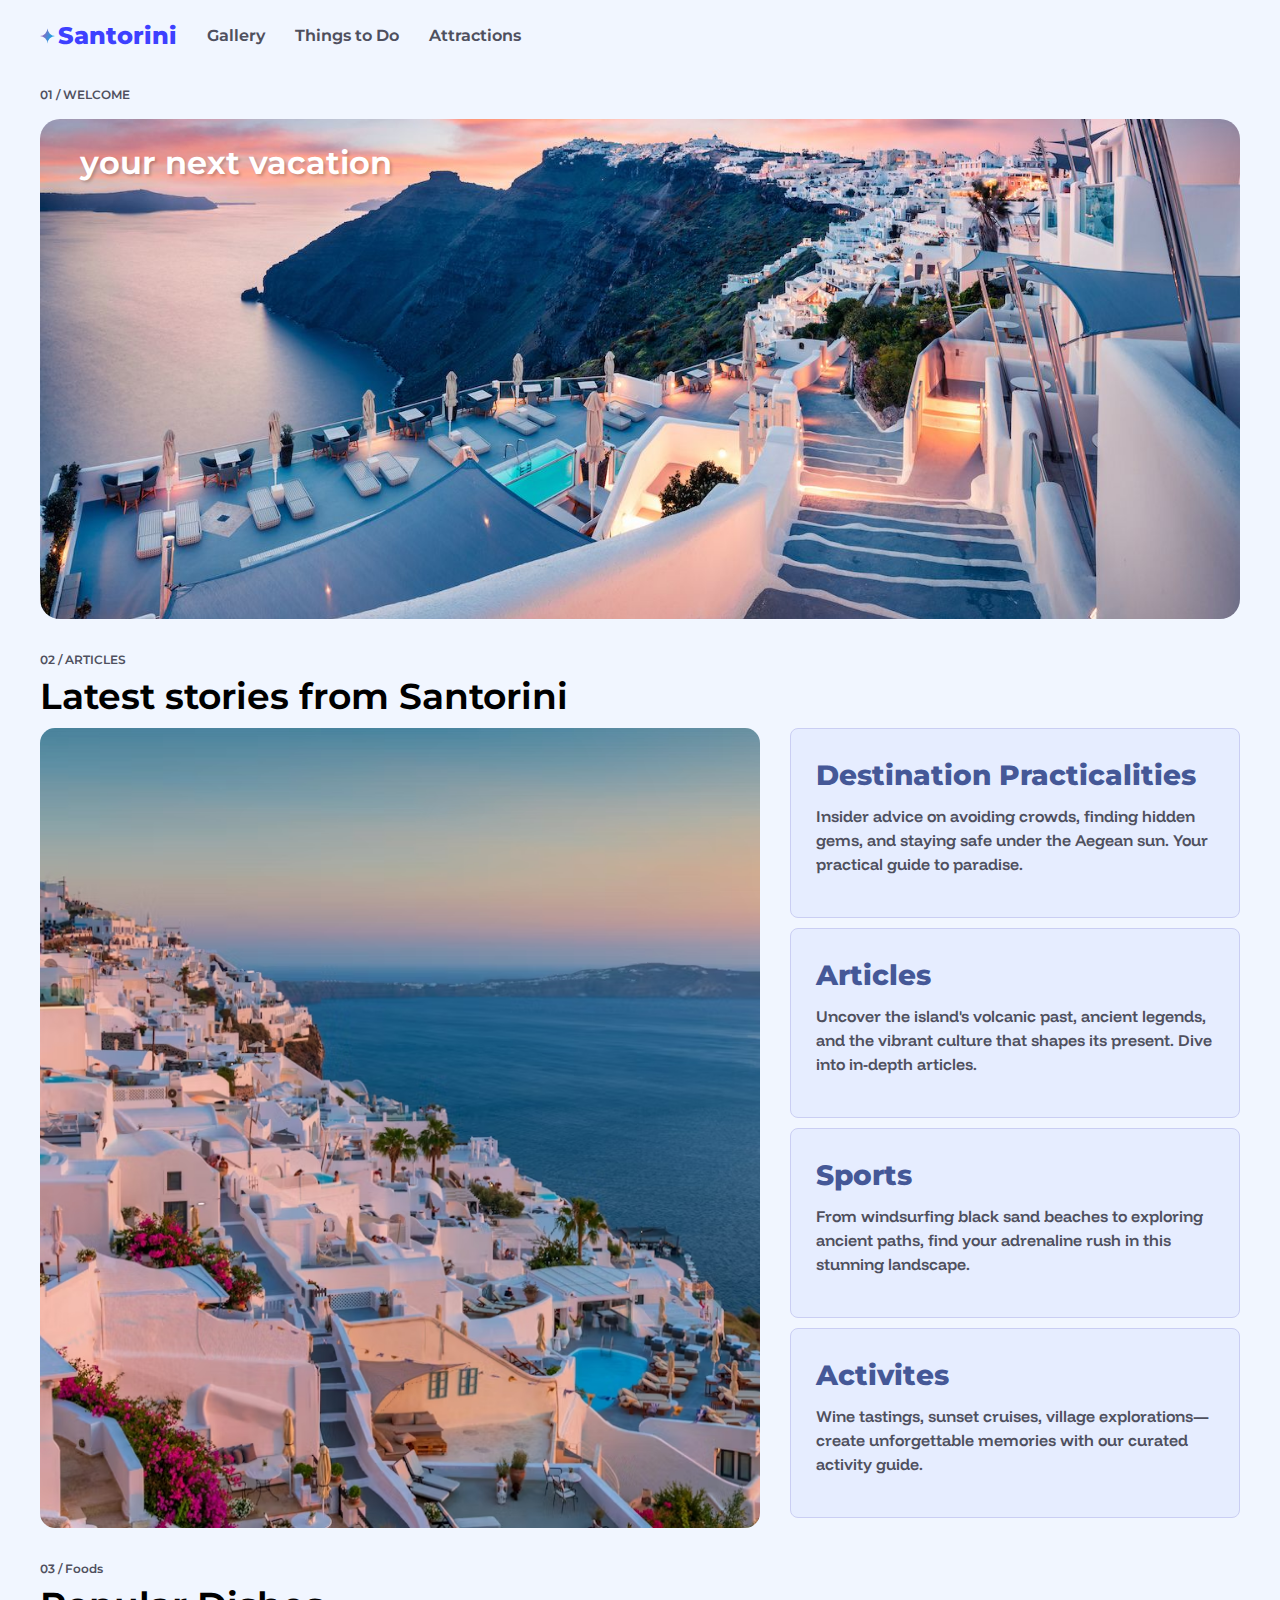
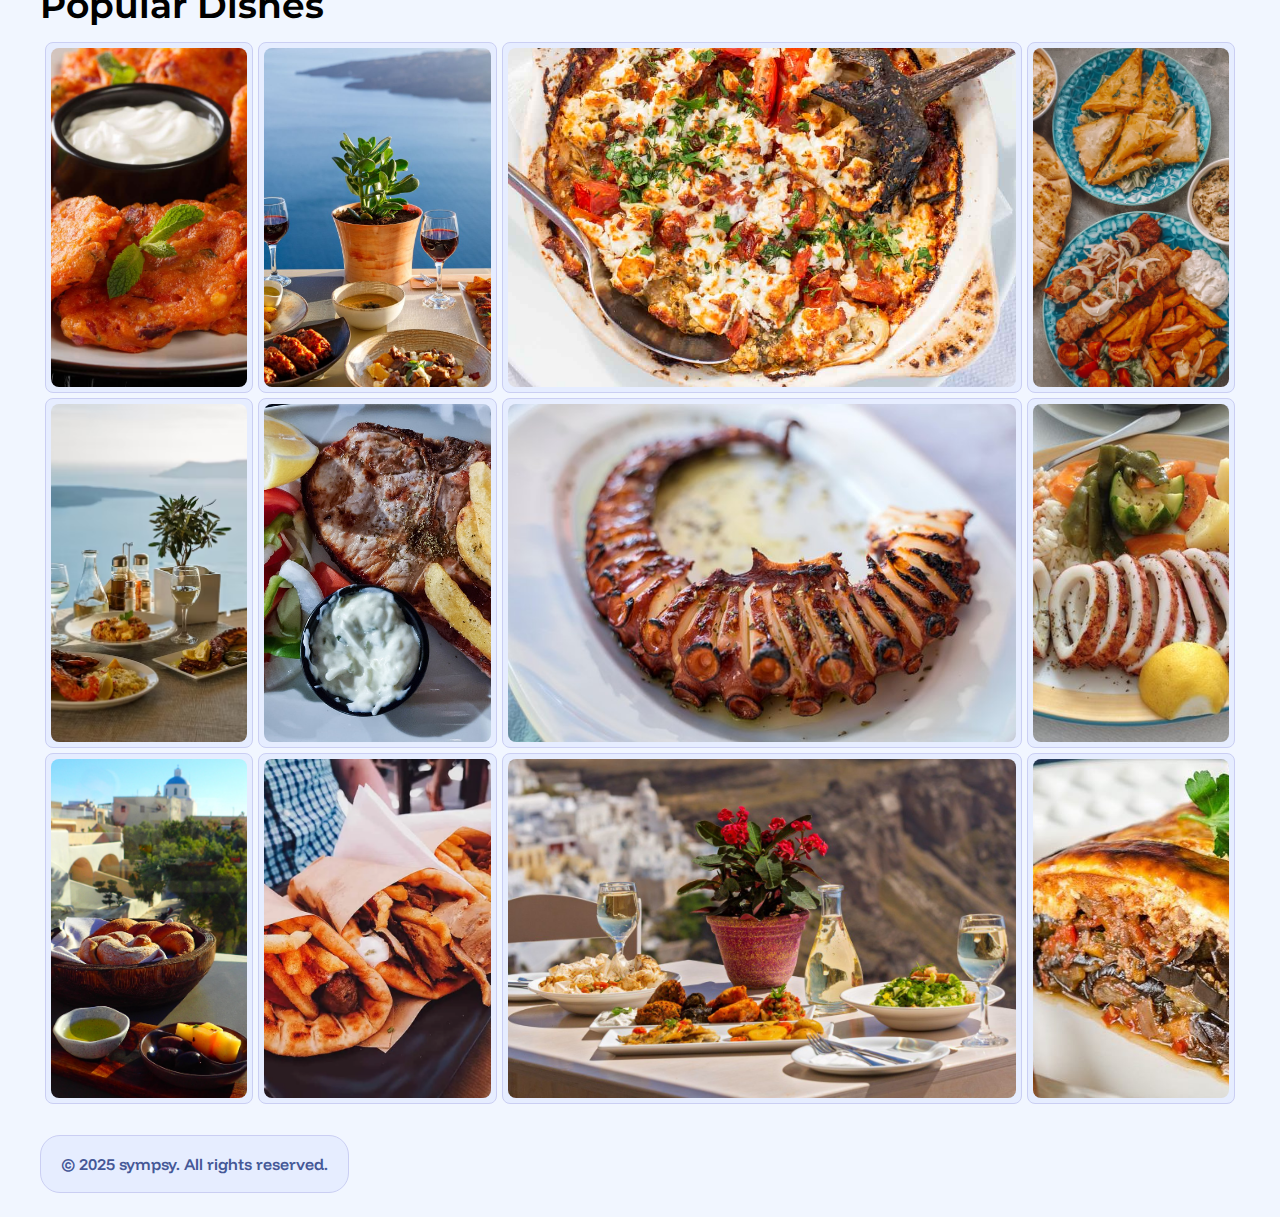
<file: index.html>
<!DOCTYPE html>
<html lang="en">

<head>
    <meta charset="UTF-8">
    <meta name="viewport" content="width=device-width, initial-scale=1.0">
    <title>Santorini - Home</title>
    <link rel="stylesheet" href="./assets/styles/stylesheet1.css">
    <link rel="stylesheet" href="./assets/styles/reset.css">
    <link rel="icon" href="./assets/images/google-gemini-icon.svg">
</head>

<body>

    <!-- I wanted a more customized navgrid so I didn't use the NavTag 
         
        <div class="container">
        <div class="destinationHeading">
            <header>
                <h1>Greece</h1>
            </header>
        </div>
        <div class="destinationHeading">
            <header>
                <h1>Europe</h1>
            </header>
        </div>
    </div>
    
    -->

    <div class="header">
        <nav>
            <img src="./assets/images/google-gemini-icon.svg">
            <a id="navBadge" href="./">Santorini</a>
            <div id="navOptions">
                <a href="./gallery.html">Gallery</a>
                <a href="./things_to_do.html">Things to Do</a>
                <a href="./attractions.html">Attractions</a>
            </div>
        </nav>
    </div>

    <section>
        <h3>01 / WELCOME</h3>
        <div id="hero-banner">
            <div id="hero-banner-text">
                <h1>your next vacation</h1>
            </div>
            <div class="imageGalleryLarge">
                <img src="./assets/images/Santorini_Hero_Banner.jpg  ">
            </div>
        </div>
    </section>

    <section>
        <h3>02 / ARTICLES</h3>
        <h1>Latest stories from Santorini</h1>
        <div class="innerSection">
            <img class="sectionThumbnail" src="./assets/images/articlesthumb.avif" alt="white houses">
            <div class="section-list">
                <div class="container" id="container-list">
                    <div class="info-block">
                        <h1>Destination Practicalities</h1>
                        <p>Insider advice on avoiding crowds, finding hidden gems, and staying safe under the Aegean
                            sun. Your practical guide to paradise.</p>
                    </div>
                </div>

                <div class="container" id="container-list">
                    <div class="info-block">
                        <h1>Articles</h1>
                        <p>Uncover the island's volcanic past, ancient legends, and the vibrant culture that shapes its
                            present. Dive into in-depth articles.</p>
                    </div>
                </div>

                <div class="container" id="container-list">
                    <div class="info-block">
                        <h1>Sports</h1>
                        <p>From windsurfing black sand beaches to exploring ancient paths, find your adrenaline rush in
                            this stunning landscape.</p>
                    </div>
                </div>

                <div class="container" id="container-list">
                    <div class="info-block">
                        <h1>Activites</h1>
                        <p>Wine tastings, sunset cruises, village explorations—create unforgettable memories with our
                            curated activity guide.</p>
                    </div>
                </div>
            </div>
        </div>
    </section>

    <section>
        <h3>03 / Foods</h3>
        <h1>Popular Dishes</h1>
        <div class="innerSection">
            <div class="section-grid" id="food-grid">
                <div class="food-block">
                    <img class="foodThumbnail" src="./assets/images/popular_dishes/1.jpg" alt="food">
                </div>
                <div class="food-block">
                    <img class="foodThumbnail" src="./assets/images/popular_dishes/2.jpg" alt="food">
                </div>
                <div class="food-block">
                    <img class="foodThumbnail" src="./assets/images/popular_dishes/3.jpg" alt="food">
                </div>
                <div class="food-block">
                    <img class="foodThumbnail" src="./assets/images/popular_dishes/4.webp" alt="food">
                </div>
                <div class="food-block">
                    <img class="foodThumbnail" src="./assets/images/popular_dishes/5.avif" alt="food">
                </div>
                <div class="food-block">
                    <img class="foodThumbnail" src="./assets/images/popular_dishes/6.jpg" alt="food">
                </div>
                <div class="food-block">
                    <img class="foodThumbnail" src="./assets/images/popular_dishes/7.jpg" alt="food">
                </div>
                <div class="food-block">
                    <img class="foodThumbnail" src="./assets/images/popular_dishes/8.jpg" alt="food">
                </div>
                <div class="food-block">
                    <img class="foodThumbnail" src="./assets/images/popular_dishes/9.jpg" alt="food">
                </div>
                <div class="food-block">
                    <img class="foodThumbnail" src="./assets/images/popular_dishes/10.webp" alt="food">
                </div>
                <div class="food-block">
                    <img class="foodThumbnail" src="./assets/images/popular_dishes/11.jpg" alt="food">
                </div>
                <div class="food-block">
                    <img class="foodThumbnail" src="./assets/images/popular_dishes/12.jpg" alt="food">
                </div>
            </div>
        </div>
    </section>

    <footer>
        <div class="footer-div">
            <p>© 2025 sympsy. All rights reserved.</p>
        </div>
    </footer>
</body>
</file>
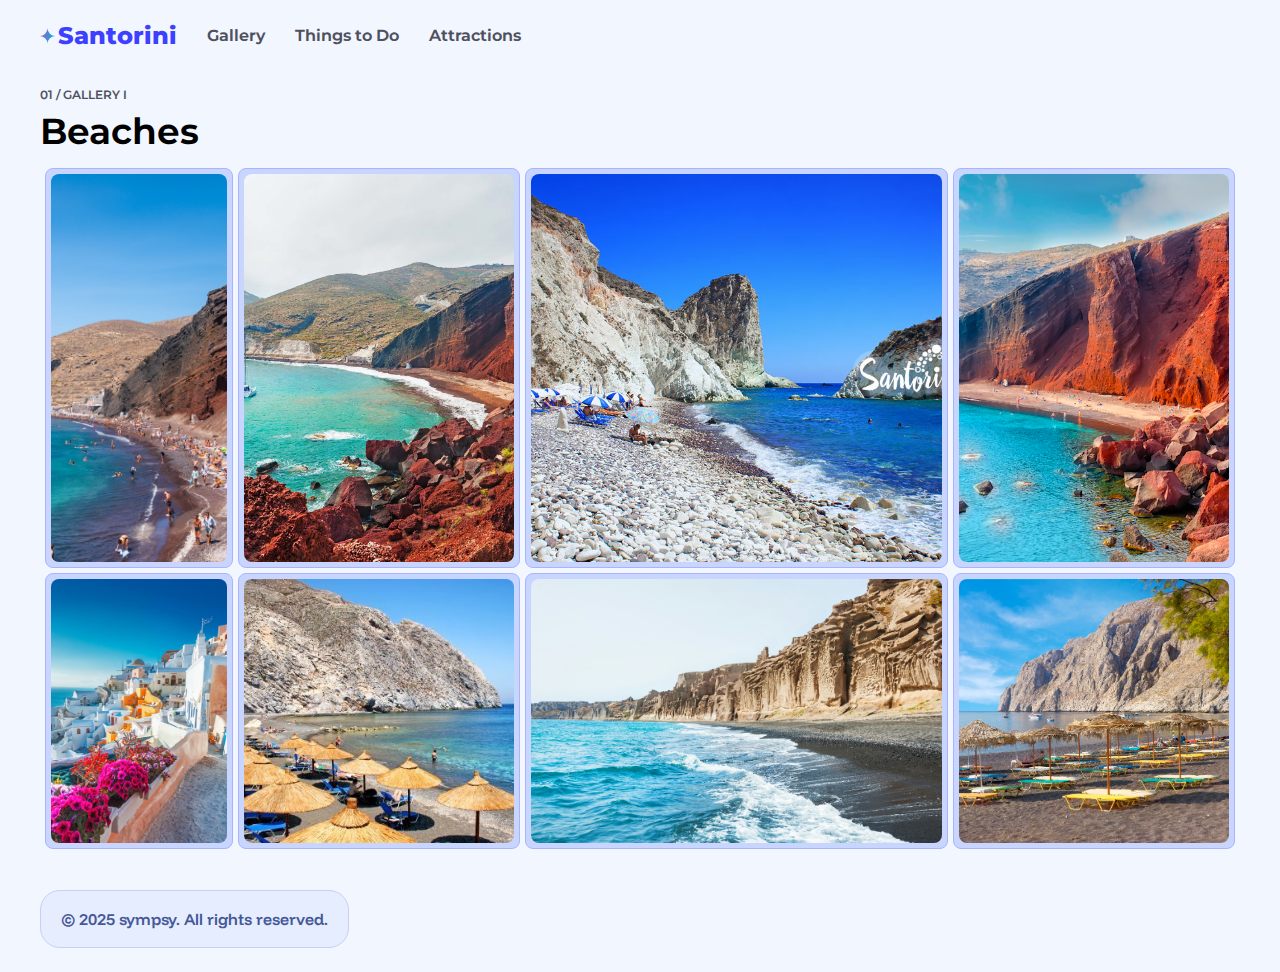
<file: gallery.html>
<!DOCTYPE html>
<html lang="en">

<head>
    <meta charset="UTF-8">
    <meta name="viewport" content="width=device-width, initial-scale=1.0">
    <title>Santorini - Gallery</title>
    <link rel="stylesheet" href="./assets/styles/stylesheet1.css">
    <link rel="stylesheet" href="./assets/styles/reset.css">
    <link rel="icon" href="./assets/images/google-gemini-icon.svg">
</head>

<body>

    <div class="header">
        <nav>
            <img src="./assets/images/google-gemini-icon.svg">
            <a id="navBadge" href="./index.html">Santorini</a>
            <div id="navOptions">
                <a href="./gallery.html">Gallery</a>
                <a href="./things_to_do.html">Things to Do</a>
                <a href="./attractions.html">Attractions</a>
            </div>
        </nav>
    </div>

    <section>
        <h3>01 / GALLERY I</h3>
        <h1>Beaches</h1>
        <div class="innerSection">
            <div class="section-grid" id="gallery-grid">
                <div class="shore-block">
                    <img class="shoreThumbnail" src="./assets/images/beaches/1.jpg">
                </div>
                <div class="shore-block">
                    <img class="shoreThumbnail" src="./assets/images/beaches/2.jpeg">
                </div>
                <div class="shore-block">
                    <img class="shoreThumbnail" src="./assets/images/beaches/3.jpg">
                </div>
                <div class="shore-block">
                    <img class="shoreThumbnail" src="./assets/images/beaches/4.jpg">
                </div>
                <div class="shore-block">
                    <img class="shoreThumbnail" src="./assets/images/beaches/5.jpg">
                </div>
                <div class="shore-block">
                    <img class="shoreThumbnail" src="./assets/images/beaches/6.jpg">
                </div>
                <div class="shore-block">
                    <img class="shoreThumbnail" src="./assets/images/beaches/7.jpg">
                </div>
                <div class="shore-block">
                    <img class="shoreThumbnail" src="./assets/images/beaches/8.avif">
                </div>
            </div>
        </div>
    </section>

    <footer>
        <div class="footer-div">
            <p>© 2025 sympsy. All rights reserved.</p>
        </div>
    </footer>
</body>
</file>
<file: assets/styles/stylesheet1.css>
@font-face {
    font-family: montserrat;
    src: url(../fonts/Montserrat-VariableFont_wght.ttf);
}

@font-face {
    font-family: funnel;
    src: url(../fonts/FunnelDisplay-VariableFont_wght.ttf);
}

:root {
    /* base dimensions */

    --content-default-margin-top: 1vw;

    /* colors */

    --background-color-primary: #f1f6ff;
    --background-color-secondary: #f3f3f3;

    --almost-black: #4f505e;
    --ocean-blue: #3d40ff;
    --dark-blue: #455897;
    /*81, 50, 255 */
}

body {
    font-family: montserrat;
    background-color: var(--background-color-primary);
    /*padding-top: 0.7rem;*/
    padding-left: 1rem;
    padding-right: 1rem;
}

p {
    font-family: funnel;
}

a {
    color: var(--almost-black);
    font-weight: 650;
    text-decoration: none;
    cursor: pointer;
}

nav {
    display: flex;
    flex-direction: row;
    flex-wrap: wrap;
    color: var(--almost-black);
    padding-top: 10px;
    padding-left: 1rem;
    padding-right: 1rem;
    /* box-shadow: -0.1px 4px 5px 0px rgba(0, 0, 0, 0.02);
    -webkit-box-shadow: -0.1px 4px 5px 0px rgba(0, 0, 0, 0.02);
    -moz-box-shadow: -0.1px 4px 5px 0px rgba(0, 0, 0, 0.02); */
}

nav a {
    margin-right: 30px;
    font-size: 1em;
    transition: 0.5s;
}

nav a:hover {
    color: #ffbc03;
    transition: 0.5s;
}

nav img {
    width: 15px;
    margin-right: 2.5px;
}

#navBadge {
    color: var(--ocean-blue);
    font-size: 1.5em;
    font-weight: 800;
    text-align: center;
}

#navOptions {
    display: flex;
    flex-wrap: wrap;
    justify-content: center;
    align-items: center;
    min-width: fit-content;
}

#hero-banner {
    position: relative;
    text-align: center;
}

#hero-banner-text {
    position: absolute;
    top: 20px;
    left: 40px;
    text-align: left;
}

#hero-banner-text h1 {
    color: white;
    font-size: 2em;
    text-shadow: 2px 2px 3px rgba(0, 0, 0, 0.2);
}

.imageGalleryLarge {
    display: flex;
    justify-content: center;
    width: 100%;
    height: 500px;
    margin: auto;
    margin-top: 15px;
}

.imageGalleryLarge img {
    border-radius: 20px;
    object-fit: cover;
    width: inherit;
}

.container {
    display: flex;
}

#container-list {
    flex-direction: column;
    margin-bottom: 10px;
}

.destinationHeading {
    background-color: rgb(223, 227, 255);
    border: 0.2px solid rgb(202, 206, 243);
    border-radius: 8px;
    padding-left: 1rem;
    padding-right: 1rem;
    width: fit-content;
    margin-right: 5px;
}

.destinationHeading h1 {
    color: var(--dark-blue);
    font-size: 1em;
    font-weight: 750;
}

.info-block {
    background-color: rgb(230, 237, 255);
    border: 0.2px solid rgb(202, 206, 243);
    border-radius: 8px;
    padding: 25px;
    width: 100%;
    transition: 0.25s;
}

.info-block:hover {
    width: 99%;
    background-color: rgb(206, 220, 255);
    transition: 0.25s;
}

.info-block h1 {
    color: var(--dark-blue);
    font-size: 1.75em;
    font-weight: 800;
    margin: 0px;
}

.info-block p {
    margin-top: 8px;
    font-size: 1em;
    color: var(--almost-black);
    font-weight: 600;
}

.section-grid {
    display: grid;
    grid-template-columns: 1fr 1.15fr 2.5fr 1fr;
    grid-template-rows: 0fr 0.5fr 1fr;
    gap: 5px;
    padding: 5px;
}

#food-grid img {
    width: 100%;
    object-fit: cover;
    border-radius: 8px;
}

.food-block {
    display: flex;
    justify-content: center;
    background-color: rgb(230, 237, 255);
    border: 0.2px solid rgb(202, 206, 243);
    border-radius: 8px;
    padding: 5px;
    transition: 1s;
}

.food-block:hover {
    background-color: rgb(199, 230, 255);
    transition: 1s;
}

.food-block h1 {
    color: var(--dark-blue);
    font-size: 1.75em;
    font-weight: 800;
    margin: 0px;
}

.food-block p {
    margin-top: 8px;
    font-size: 1em;
    color: var(--almost-black);
}

#gallery-grid {
    grid-template-columns: 1fr 1.5fr 2.25fr 1.5fr;
    grid-template-rows: 400px 40%;
    gap: 5px;
}

#gallery-grid img {
    width: 100%;
    object-fit: cover;
    border-radius: 8px;
}

.shore-block {
    display: flex;
    justify-content: center;
    background-color: rgb(200, 213, 255);
    border: 0.2px solid rgb(171, 179, 255);
    border-radius: 8px;
    padding: 5px;
    transition: 1s;
}

.shore-block:hover {
    background-color: rgb(255, 186, 240);
    transition: 1s;
}

.shore-block h1 {
    color: var(--dark-blue);
    font-size: 1.75em;
    font-weight: 800;
    margin: 0px;
}

.shore-block p {
    margin-top: 8px;
    font-size: 1em;
    color: var(--almost-black);
}

.attraction-grid {
    display: flex;
    flex-direction: row;
    flex-wrap: wrap;
}

.attraction-grid img {
    height: 325px;
    border-radius: 8px;
}

.attraction-block {
    display: flex;
    justify-content: center;
    background-color: rgb(255, 223, 242);
    border: 0.2px solid rgb(202, 206, 243);
    border-radius: 8px;
    padding: 15px;
    font-size: 0.95em;
    transition: 1s;
    margin-right: 10px;
    margin-top: 10px;
    width: 400px;
}

.attraction-block img {
    width: 100%;
    object-fit: cover;
}

.attraction-block:hover {
    background-color: rgb(248, 239, 255);
    transition: 1s;
}

.attraction-block h1 {
    color: rgb(170, 88, 136);
    font-size: 1.75em;
    font-weight: 800;
    margin: 0px;
}

.attraction-block p {
    margin-top: 8px;
    font-size: 1em;
    font-weight: 500;
    color: var(--almost-black);
}

/*   */

.experiences-grid {
    display: grid;
    grid-template-columns: 1fr 1fr 1fr 1fr;
}

.experiences-grid img {
    height: 325px;
    border-radius: 8px;
}

.experiences-block {
    display: flex;
    justify-content: center;
    background-color: rgb(242, 230, 255);
    border: 0.2px solid rgb(233, 202, 243);
    border-radius: 8px;
    padding: 15px;
    font-size: 0.95em;
    transition: 1s;
    margin-right: 10px;
    margin-top: 10px;
    width: 400px;
}

.experiences-block img {
    width: 100%;
    object-fit: cover;
}

.experiences-block:hover {
    background-color: rgb(248, 223, 253);
    transition: 1s;
}

.experiences-block h1 {
    color: rgb(143, 82, 133);
    font-size: 1.75em;
    font-weight: 800;
    margin: 0px;
}

.experiences-block p {
    margin-top: 8px;
    font-size: 1em;
    font-weight: 500;
    color: var(--almost-black);
}

section {
    padding-top: 2rem;
    padding-left: 1rem;
    padding-right: 1rem;
    min-width: fit-content;
}

section h1 {
    font-size: 2.25rem;
    font-weight: 650;
    margin-top: 0;
    margin-bottom: 5px;
}

section h3 {
    font-size: 0.75rem;
    font-weight: 600;
    color: #4f505e;
    margin-top: 0;
    margin-bottom: 0;
}

.section-list {
    display: grid;
}

.innerSection {
    display: flex;
    justify-content: space-between;
}

.sectionThumbnail {
    width: 60%;
    border-radius: 15px;
    object-fit: cover;
    margin-right: 30px;
}

footer {
    display: flex;
    color: var(--dark-blue);
    margin-top: 10px;
    font-weight: 600;
    padding-top: 1rem;
    padding-bottom: 1rem;
    padding-left: 1rem;
    padding-right: 1rem;
}

.footer-div {
    background-color: rgb(230, 237, 255);
    border-radius: 20px;
    padding-left: 20px;
    padding-right: 20px;
    border: 0.2px solid rgb(202, 206, 243);
}

@media (max-width: 1660px) {
    .experiences-grid {
        grid-template-columns: 1fr 1fr 1fr;
    }
}

@media (max-width: 1272px) {
    .experiences-grid {
        grid-template-columns: 1fr 1fr;
    }
}

@media (max-width: 860px) {
    .experiences-grid {
        grid-template-columns: 1fr;
    }
}

@media only screen and (max-width: 600px) {
    .imageGalleryLarge {
        display: flex;
        justify-content: center;
        height: 150px;
        width: 500px;
        margin: auto;
        margin-top: 15px;
    }

    .header {
        width: 600px;
    }

    .sectionThumbnail {
        display: none;
    }

    section h1 {
        font-size: 1.75rem;
    }
}
</file>
